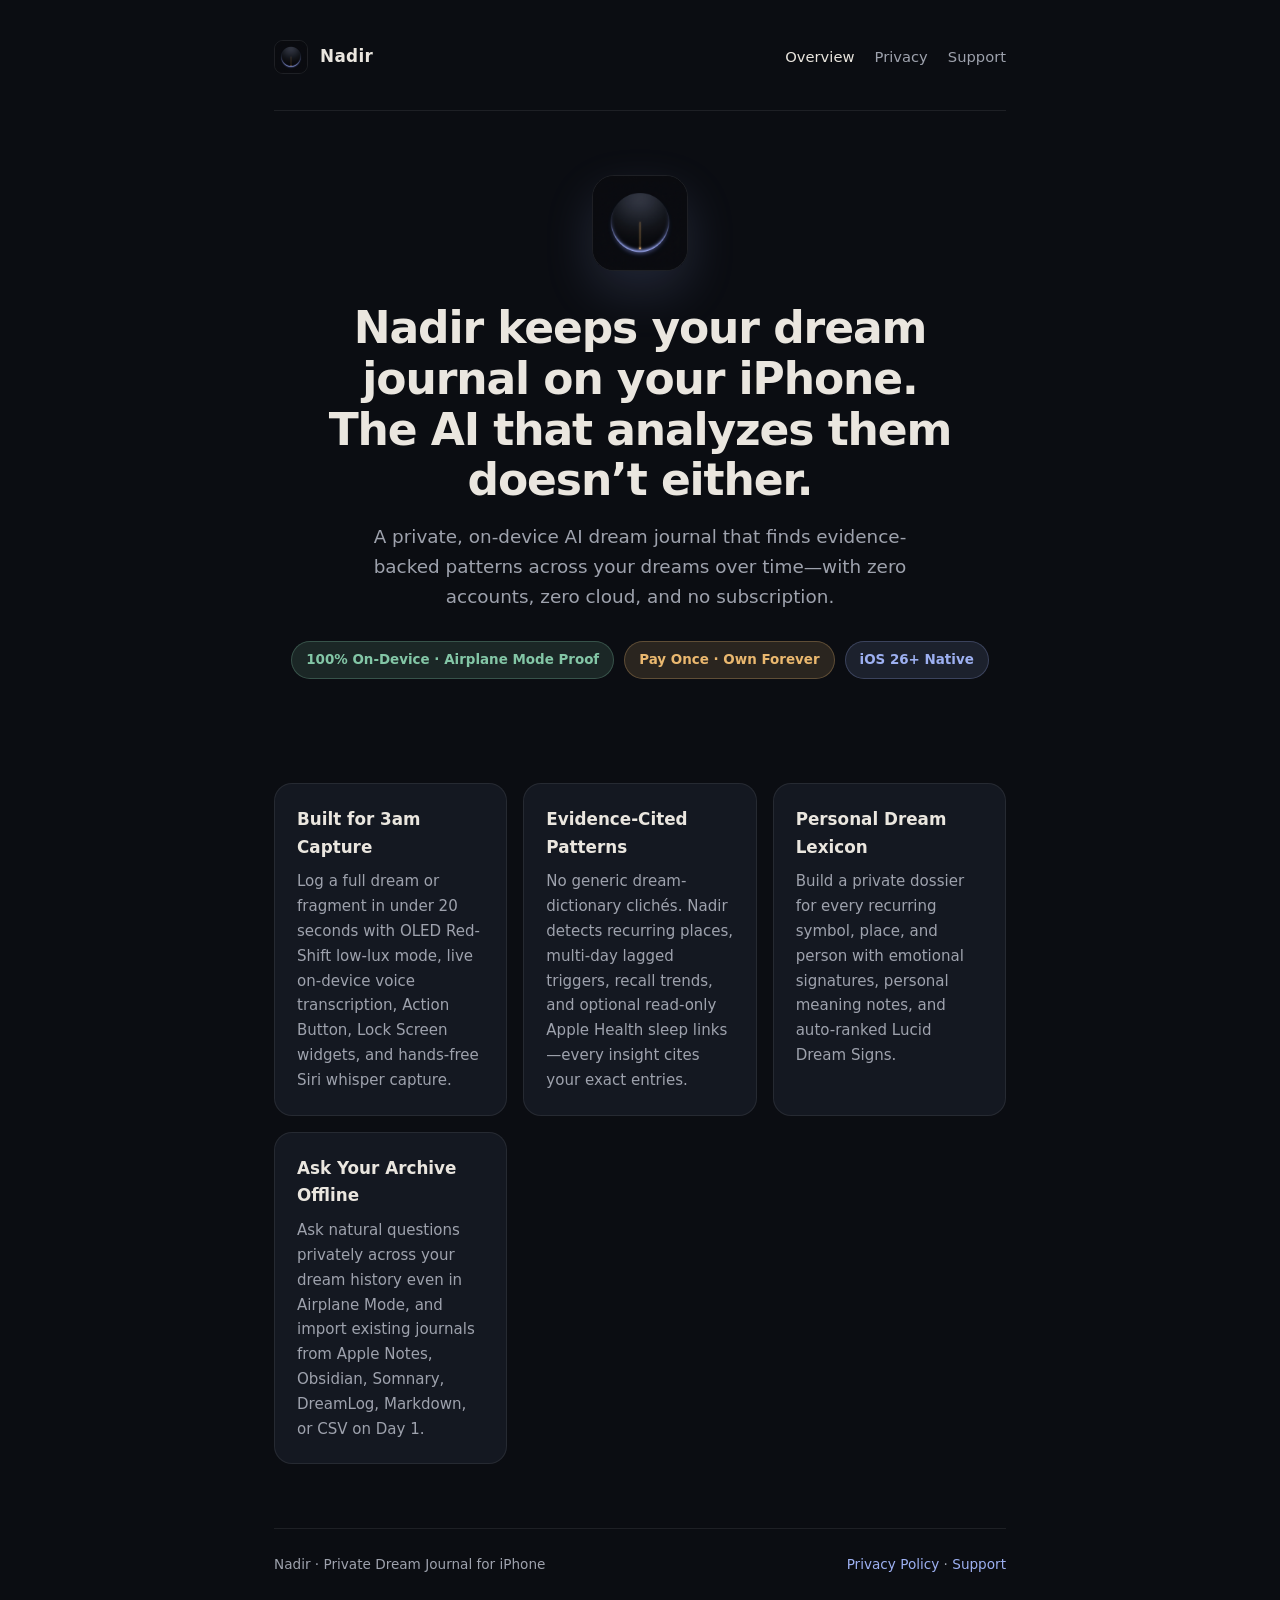
<file: index.html>
<!doctype html>
<html lang="en">
<head>
  <meta charset="utf-8">
  <meta name="viewport" content="width=device-width, initial-scale=1">
  <title>Nadir — Private On-Device AI Dream Journal for iPhone</title>
  <meta name="description" content="Nadir keeps your dream journal on your iPhone. The AI that analyzes them doesn't either. Pay once. Own it forever.">
  <link rel="stylesheet" href="style.css">
</head>
<body>
  <div class="wrap">
    <header>
      <a class="brand" href="index.html">
        <img src="icon.png" alt="Nadir App Icon">
        <span>Nadir</span>
      </a>
      <nav>
        <a class="active" href="index.html">Overview</a>
        <a href="privacy.html">Privacy</a>
        <a href="support.html">Support</a>
      </nav>
    </header>

    <section class="hero">
      <img class="hero-icon" src="icon.png" alt="Nadir Eclipse &amp; Plumb App Icon">
      <h1>Nadir keeps your dream journal on your iPhone.<br>The AI that analyzes them doesn’t either.</h1>
      <p class="lead">
        A private, on-device AI dream journal that finds evidence-backed patterns across your dreams over time—with zero accounts, zero cloud, and no subscription.
      </p>
      <div class="pills">
        <span class="pill sage">100% On-Device · Airplane Mode Proof</span>
        <span class="pill amber">Pay Once · Own Forever</span>
        <span class="pill">iOS 26+ Native</span>
      </div>
    </section>

    <section class="grid">
      <div class="card">
        <h3>Built for 3am Capture</h3>
        <p>Log a full dream or fragment in under 20 seconds with OLED Red-Shift low-lux mode, live on-device voice transcription, Action Button, Lock Screen widgets, and hands-free Siri whisper capture.</p>
      </div>
      <div class="card">
        <h3>Evidence-Cited Patterns</h3>
        <p>No generic dream-dictionary clichés. Nadir detects recurring places, multi-day lagged triggers, recall trends, and optional read-only Apple Health sleep links—every insight cites your exact entries.</p>
      </div>
      <div class="card">
        <h3>Personal Dream Lexicon</h3>
        <p>Build a private dossier for every recurring symbol, place, and person with emotional signatures, personal meaning notes, and auto-ranked Lucid Dream Signs.</p>
      </div>
      <div class="card">
        <h3>Ask Your Archive Offline</h3>
        <p>Ask natural questions privately across your dream history even in Airplane Mode, and import existing journals from Apple Notes, Obsidian, Somnary, DreamLog, Markdown, or CSV on Day 1.</p>
      </div>
    </section>

    <footer>
      <span>Nadir · Private Dream Journal for iPhone</span>
      <span><a href="privacy.html">Privacy Policy</a> · <a href="support.html">Support</a></span>
    </footer>
  </div>
</body>
</html>
</file>
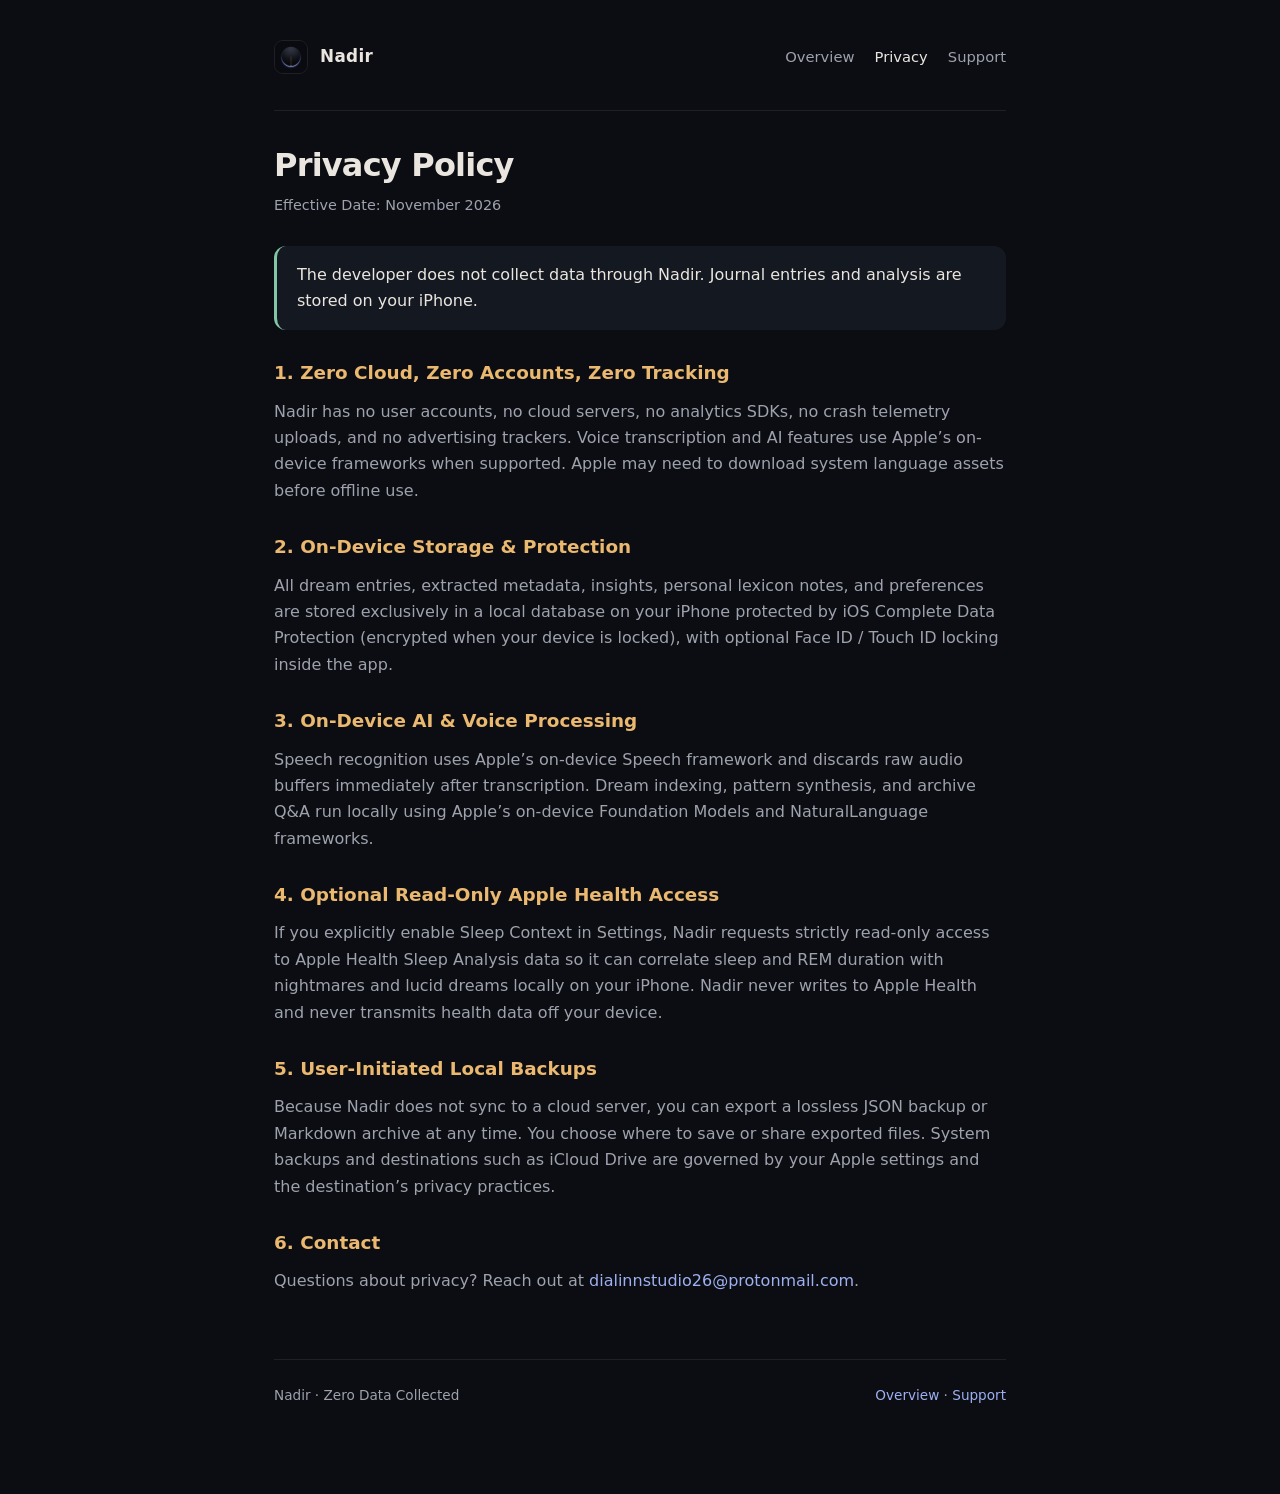
<file: privacy.html>
<!doctype html>
<html lang="en">
<head>
  <meta charset="utf-8">
  <meta name="viewport" content="width=device-width, initial-scale=1">
  <title>Privacy Policy — Nadir</title>
  <link rel="stylesheet" href="style.css">
</head>
<body>
  <div class="wrap">
    <header>
      <a class="brand" href="index.html">
        <img src="icon.png" alt="Nadir App Icon">
        <span>Nadir</span>
      </a>
      <nav>
        <a href="index.html">Overview</a>
        <a class="active" href="privacy.html">Privacy</a>
        <a href="support.html">Support</a>
      </nav>
    </header>

    <main class="prose">
      <h1>Privacy Policy</h1>
      <p class="meta">Effective Date: November 2026</p>

      <div class="callout">
        The developer does not collect data through Nadir. Journal entries and analysis are stored on your iPhone.
      </div>

      <h2>1. Zero Cloud, Zero Accounts, Zero Tracking</h2>
      <p>Nadir has no user accounts, no cloud servers, no analytics SDKs, no crash telemetry uploads, and no advertising trackers. Voice transcription and AI features use Apple’s on-device frameworks when supported. Apple may need to download system language assets before offline use.</p>

      <h2>2. On-Device Storage &amp; Protection</h2>
      <p>All dream entries, extracted metadata, insights, personal lexicon notes, and preferences are stored exclusively in a local database on your iPhone protected by iOS Complete Data Protection (encrypted when your device is locked), with optional Face ID / Touch ID locking inside the app.</p>

      <h2>3. On-Device AI &amp; Voice Processing</h2>
      <p>Speech recognition uses Apple’s on-device Speech framework and discards raw audio buffers immediately after transcription. Dream indexing, pattern synthesis, and archive Q&amp;A run locally using Apple’s on-device Foundation Models and NaturalLanguage frameworks.</p>

      <h2>4. Optional Read-Only Apple Health Access</h2>
      <p>If you explicitly enable Sleep Context in Settings, Nadir requests strictly read-only access to Apple Health Sleep Analysis data so it can correlate sleep and REM duration with nightmares and lucid dreams locally on your iPhone. Nadir never writes to Apple Health and never transmits health data off your device.</p>

      <h2>5. User-Initiated Local Backups</h2>
      <p>Because Nadir does not sync to a cloud server, you can export a lossless JSON backup or Markdown archive at any time. You choose where to save or share exported files. System backups and destinations such as iCloud Drive are governed by your Apple settings and the destination’s privacy practices.</p>

      <h2>6. Contact</h2>
      <p>Questions about privacy? Reach out at <a href="mailto:dialinnstudio26@protonmail.com">dialinnstudio26@protonmail.com</a>.</p>
    </main>

    <footer>
      <span>Nadir · Zero Data Collected</span>
      <span><a href="index.html">Overview</a> · <a href="support.html">Support</a></span>
    </footer>
  </div>
</body>
</html>
</file>
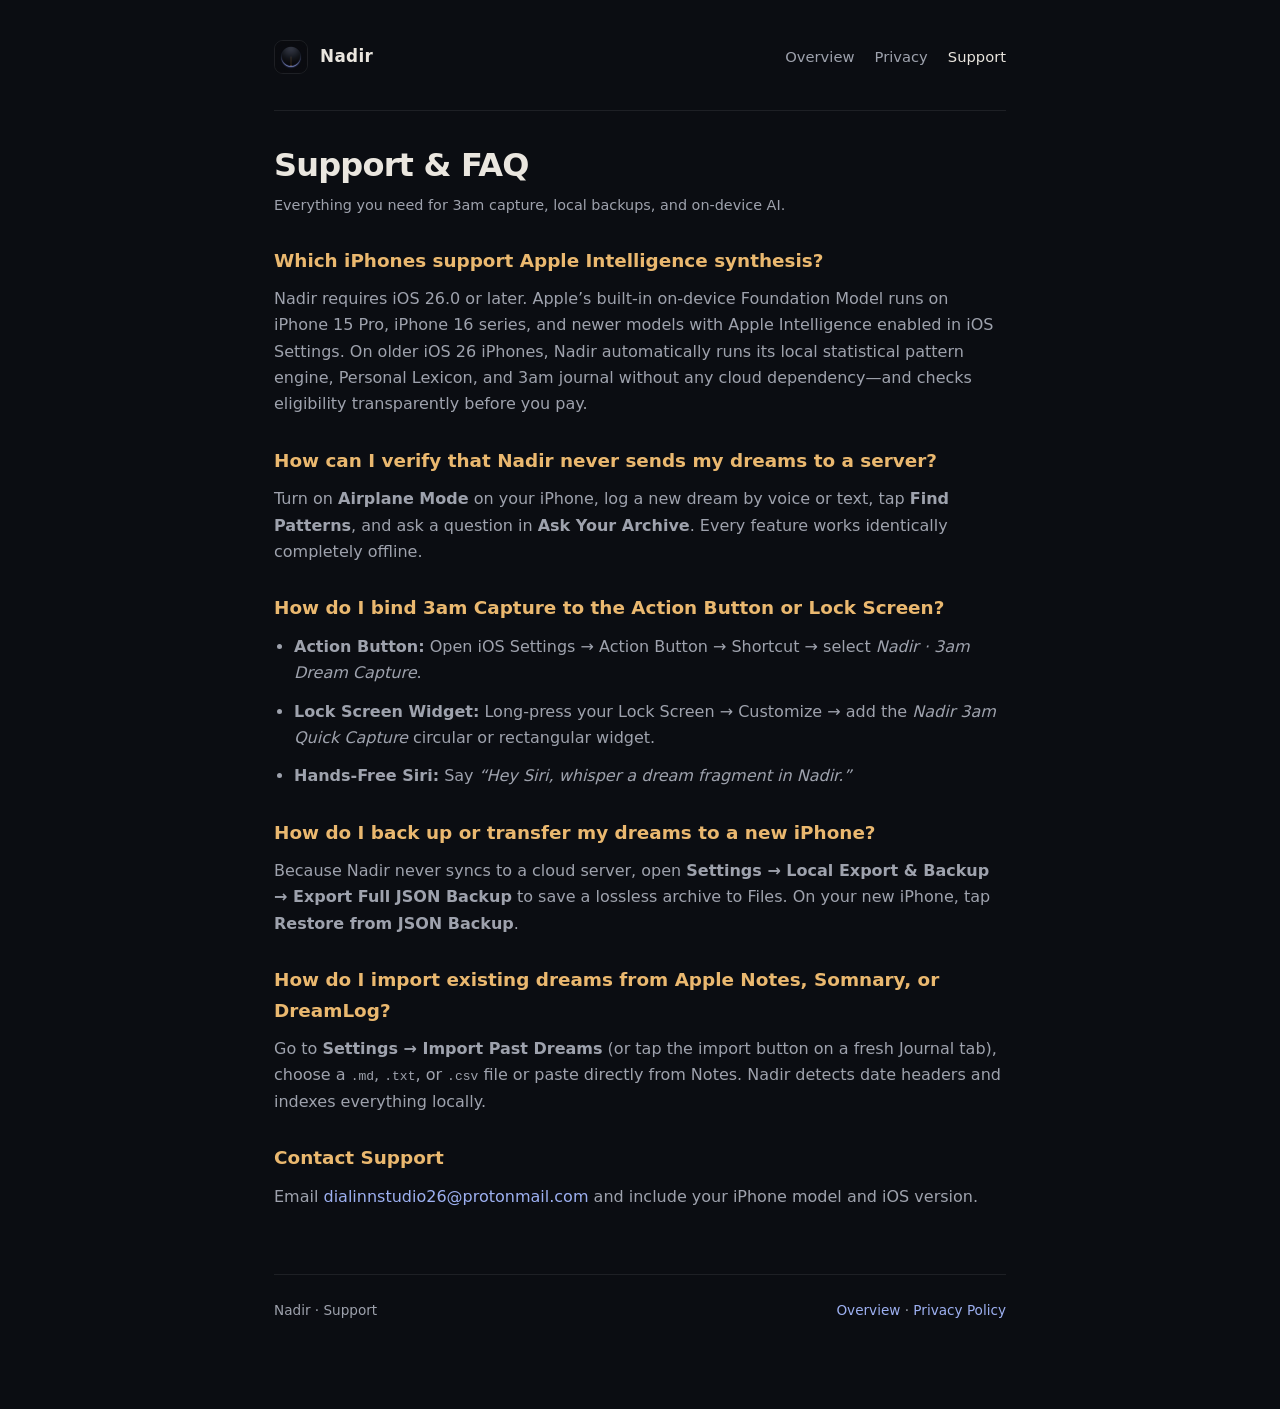
<file: support.html>
<!doctype html>
<html lang="en">
<head>
  <meta charset="utf-8">
  <meta name="viewport" content="width=device-width, initial-scale=1">
  <title>Support — Nadir</title>
  <link rel="stylesheet" href="style.css">
</head>
<body>
  <div class="wrap">
    <header>
      <a class="brand" href="index.html">
        <img src="icon.png" alt="Nadir App Icon">
        <span>Nadir</span>
      </a>
      <nav>
        <a href="index.html">Overview</a>
        <a href="privacy.html">Privacy</a>
        <a class="active" href="support.html">Support</a>
      </nav>
    </header>

    <main class="prose">
      <h1>Support &amp; FAQ</h1>
      <p class="meta">Everything you need for 3am capture, local backups, and on-device AI.</p>

      <h2>Which iPhones support Apple Intelligence synthesis?</h2>
      <p>Nadir requires iOS 26.0 or later. Apple’s built-in on-device Foundation Model runs on iPhone 15 Pro, iPhone 16 series, and newer models with Apple Intelligence enabled in iOS Settings. On older iOS 26 iPhones, Nadir automatically runs its local statistical pattern engine, Personal Lexicon, and 3am journal without any cloud dependency—and checks eligibility transparently before you pay.</p>

      <h2>How can I verify that Nadir never sends my dreams to a server?</h2>
      <p>Turn on <strong>Airplane Mode</strong> on your iPhone, log a new dream by voice or text, tap <strong>Find Patterns</strong>, and ask a question in <strong>Ask Your Archive</strong>. Every feature works identically completely offline.</p>

      <h2>How do I bind 3am Capture to the Action Button or Lock Screen?</h2>
      <ul>
        <li><strong>Action Button:</strong> Open iOS Settings → Action Button → Shortcut → select <em>Nadir · 3am Dream Capture</em>.</li>
        <li><strong>Lock Screen Widget:</strong> Long-press your Lock Screen → Customize → add the <em>Nadir 3am Quick Capture</em> circular or rectangular widget.</li>
        <li><strong>Hands-Free Siri:</strong> Say <em>“Hey Siri, whisper a dream fragment in Nadir.”</em></li>
      </ul>

      <h2>How do I back up or transfer my dreams to a new iPhone?</h2>
      <p>Because Nadir never syncs to a cloud server, open <strong>Settings → Local Export &amp; Backup → Export Full JSON Backup</strong> to save a lossless archive to Files. On your new iPhone, tap <strong>Restore from JSON Backup</strong>.</p>

      <h2>How do I import existing dreams from Apple Notes, Somnary, or DreamLog?</h2>
      <p>Go to <strong>Settings → Import Past Dreams</strong> (or tap the import button on a fresh Journal tab), choose a <code>.md</code>, <code>.txt</code>, or <code>.csv</code> file or paste directly from Notes. Nadir detects date headers and indexes everything locally.</p>

      <h2>Contact Support</h2>
      <p>Email <a href="mailto:dialinnstudio26@protonmail.com">dialinnstudio26@protonmail.com</a> and include your iPhone model and iOS version.</p>
    </main>

    <footer>
      <span>Nadir · Support</span>
      <span><a href="index.html">Overview</a> · <a href="privacy.html">Privacy Policy</a></span>
    </footer>
  </div>
</body>
</html>
</file>
<file: style.css>
:root {
  --canvas: #0b0d12;
  --surface: #141821;
  --elevated: #1d232f;
  --hairline: rgba(255, 255, 255, 0.08);
  --ink: #eae6df;
  --ink-muted: #9ea2ad;
  --indigo: #9db0f1;
  --amber: #eab86f;
  --sage: #83c6a6;
}

* {
  box-sizing: border-box;
  margin: 0;
  padding: 0;
}

html, body {
  background: var(--canvas);
  color: var(--ink);
  font-family: -apple-system, BlinkMacSystemFont, "SF Pro Text", "Inter", system-ui, sans-serif;
  line-height: 1.65;
  -webkit-font-smoothing: antialiased;
}

a {
  color: var(--indigo);
  text-decoration: none;
}

a:hover {
  text-decoration: underline;
}

.wrap {
  max-width: 780px;
  margin: 0 auto;
  padding: 40px 24px 88px;
}

header {
  display: flex;
  align-items: center;
  justify-content: space-between;
  padding-bottom: 36px;
  border-bottom: 1px solid var(--hairline);
}

.brand {
  display: flex;
  align-items: center;
  gap: 12px;
  color: var(--ink);
  font-weight: 600;
  font-size: 1.05rem;
  letter-spacing: 0.02em;
}

.brand img {
  width: 34px;
  height: 34px;
  border-radius: 9px;
  border: 1px solid var(--hairline);
}

nav {
  display: flex;
  gap: 20px;
  font-size: 0.92rem;
}

nav a {
  color: var(--ink-muted);
}

nav a:hover, nav a.active {
  color: var(--ink);
  text-decoration: none;
}

.hero {
  text-align: center;
  padding: 64px 0 48px;
}

.hero-icon {
  width: 96px;
  height: 96px;
  border-radius: 22px;
  border: 1px solid var(--hairline);
  box-shadow: 0 20px 50px rgba(157, 176, 241, 0.16);
  margin-bottom: 24px;
}

h1 {
  font-size: clamp(2rem, 4.5vw, 2.75rem);
  line-height: 1.15;
  letter-spacing: -0.025em;
  margin-bottom: 16px;
}

.lead {
  font-size: 1.15rem;
  color: var(--ink-muted);
  max-width: 580px;
  margin: 0 auto 28px;
}

.pills {
  display: flex;
  flex-wrap: wrap;
  justify-content: center;
  gap: 10px;
  margin-bottom: 32px;
}

.pill {
  font-size: 0.84rem;
  font-weight: 600;
  padding: 7px 14px;
  border-radius: 999px;
  background: rgba(157, 176, 241, 0.12);
  color: var(--indigo);
  border: 1px solid rgba(157, 176, 241, 0.24);
}

.pill.amber {
  background: rgba(234, 184, 111, 0.14);
  color: var(--amber);
  border-color: rgba(234, 184, 111, 0.28);
}

.pill.sage {
  background: rgba(131, 198, 166, 0.14);
  color: var(--sage);
  border-color: rgba(131, 198, 166, 0.28);
}

.grid {
  display: grid;
  grid-template-columns: repeat(auto-fit, minmax(230px, 1fr));
  gap: 16px;
  margin-top: 24px;
}

.card {
  background: var(--surface);
  border: 1px solid var(--hairline);
  border-radius: 18px;
  padding: 22px;
}

.card h2, .card h3 {
  font-size: 1.05rem;
  margin-bottom: 8px;
  color: var(--ink);
}

.card p {
  font-size: 0.94rem;
  color: var(--ink-muted);
}

.prose {
  margin-top: 36px;
}

.prose h1 {
  font-size: 2rem;
  margin-bottom: 10px;
}

.prose .meta {
  color: var(--ink-muted);
  font-size: 0.9rem;
  margin-bottom: 28px;
}

.prose h2 {
  font-size: 1.15rem;
  margin: 28px 0 10px;
  color: var(--amber);
}

.prose p, .prose li {
  color: var(--ink-muted);
  margin-bottom: 12px;
}

.prose ul {
  padding-left: 20px;
}

.callout {
  background: var(--surface);
  border-left: 3px solid var(--sage);
  border-radius: 12px;
  padding: 16px 20px;
  margin: 20px 0 28px;
  color: var(--ink);
  font-weight: 500;
}

footer {
  margin-top: 64px;
  padding-top: 24px;
  border-top: 1px solid var(--hairline);
  display: flex;
  flex-wrap: wrap;
  justify-content: space-between;
  gap: 12px;
  font-size: 0.85rem;
  color: var(--ink-muted);
}
</file>
